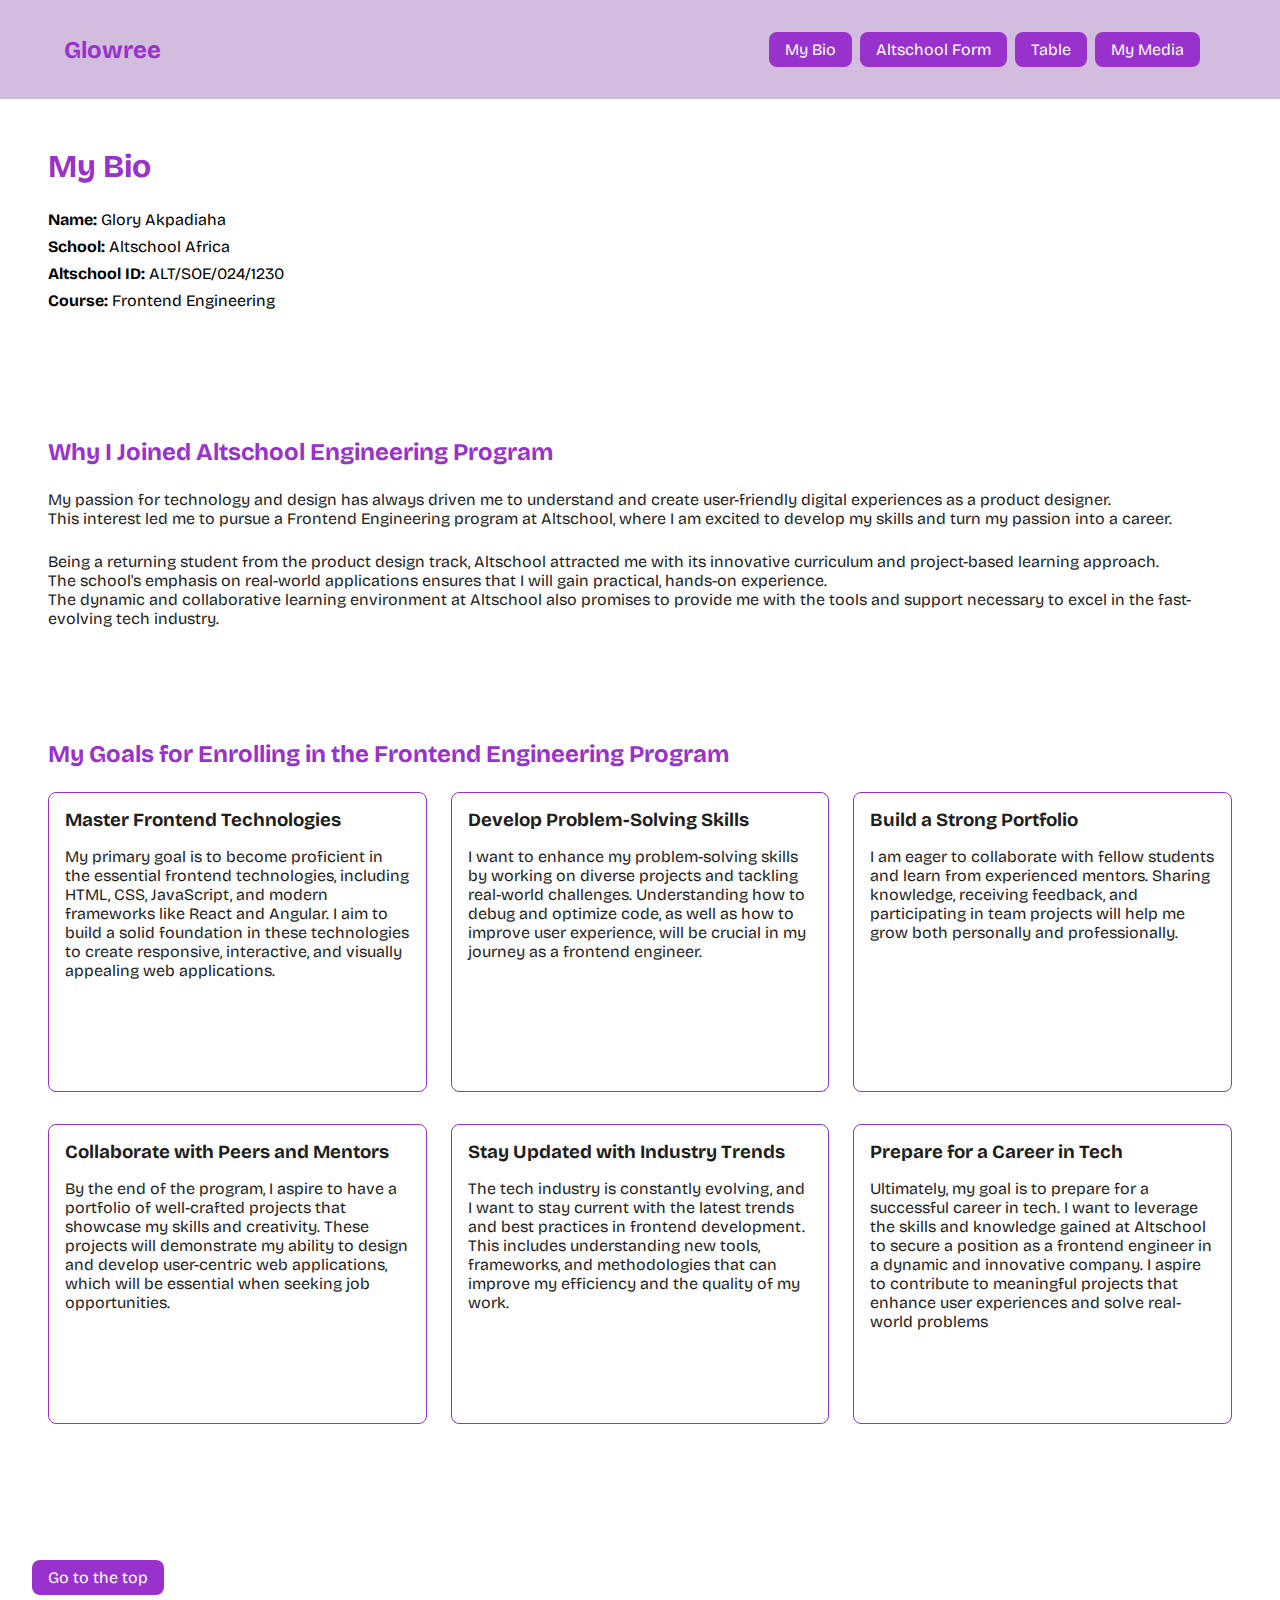
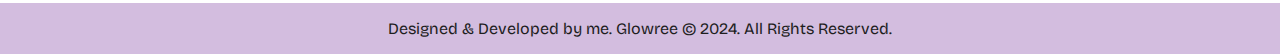
<file: index.html>
<!DOCTYPE html>
<html lang="en">
<head>
    <meta charset="UTF-8">
    <meta name="viewport" content="width=device-width, initial-scale=1.0">
    <title>SHUGACODES</title>
    <link rel="stylesheet" href="./style.css">
</head>
<body>
<header>

    <nav class="nav-header">
        <div class="logo">
            <h2>Glowree</h2>
        </div>

        <div class="links">
            <div class="menu-toggle" id="mobile-menu">
                <span>
                    <svg xmlns="http://www.w3.org/2000/svg" viewBox="0 0 448 512"><!--!Font Awesome Free 6.6.0 by @fontawesome - https://fontawesome.com License - https://fontawesome.com/license/free Copyright 2024 Fonticons, Inc.--><path d="M0 96C0 78.3 14.3 64 32 64l384 0c17.7 0 32 14.3 32 32s-14.3 32-32 32L32 128C14.3 128 0 113.7 0 96zM0 256c0-17.7 14.3-32 32-32l384 0c17.7 0 32 14.3 32 32s-14.3 32-32 32L32 288c-17.7 0-32-14.3-32-32zM448 416c0 17.7-14.3 32-32 32L32 448c-17.7 0-32-14.3-32-32s14.3-32 32-32l384 0c17.7 0 32 14.3 32 32z"/></svg>
                </span>

            </div>

            <ul class="nav-list">
                
                <a href="#bio-section">My Bio</a>
                <a href="./form.html">Altschool Form</a>
                <a href="./table.html">Table</a>
                <a href="./media.html">My Media</a>
            </ul>
        </div>
    </nav>
</header>

    <main>
        <section id="bio-section" class="bio-section">
            <div class="bio">
                <h1>My Bio</h1>
                <p><strong>Name: </strong>Glory Akpadiaha</p>
                <p><strong>School: </strong>Altschool Africa</p>
                <p><strong>Altschool ID: </strong>ALT/SOE/024/1230</p>
                <p><strong>Course: </strong>Frontend Engineering</p>
            </div>

            <div class="description">
                <h2>Why I Joined Altschool Engineering Program</h2>
                <p>My passion for technology and design has always driven me to understand and create user-friendly digital experiences as a product designer. 
                <br>This interest led me to pursue a Frontend Engineering program at Altschool, where I am excited to develop my skills and turn my passion into a career.</p>

                <p>Being a returning student from the product design track, Altschool attracted me with its innovative curriculum and project-based learning approach.
                <br>The school's emphasis on real-world applications ensures that I will gain practical, hands-on experience. 
                <br>The dynamic and collaborative learning environment at Altschool also promises to provide me with the tools and support necessary to excel in the fast-evolving tech industry.</p>
            </div>
        </section>

        
        <section class="goals">
            <h2>My Goals for Enrolling in the Frontend Engineering Program</h2>
            <div class="goals-description">
                <div class="my-goals">
                    <h3>Master Frontend Technologies</h3>
                    <p>My primary goal is to become proficient in the essential frontend technologies, including HTML, CSS, JavaScript, and modern frameworks like React and Angular. I aim to build a solid foundation in these technologies to create responsive, interactive, and visually appealing web applications.</p>
                </div>
    
                <div class="my-goals">
                    <h3>Develop Problem-Solving Skills</h3>
                    <p>I want to enhance my problem-solving skills by working on diverse projects and tackling real-world challenges. Understanding how to debug and optimize code, as well as how to improve user experience, will be crucial in my journey as a frontend engineer.
    
                    </p>
                </div>
    
                <div class="my-goals">
                    <h3>Build a Strong Portfolio</h3>
                    <p> I am eager to collaborate with fellow students and learn from experienced mentors. Sharing knowledge, receiving feedback, and participating in team projects will help me grow both personally and professionally.
                    </p>
                </div>
    
                <div class="my-goals">
                    <h3>Collaborate with Peers and Mentors</h3>
                    <p>By the end of the program, I aspire to have a portfolio of well-crafted projects that showcase my skills and creativity. These projects will demonstrate my ability to design and develop user-centric web applications, which will be essential when seeking job opportunities.
                    </p>
                </div>
    
                <div class="my-goals">
                    <h3>Stay Updated with Industry Trends</h3>
                    <p>The tech industry is constantly evolving, and I want to stay current with the latest trends and best practices in frontend development. This includes understanding new tools, frameworks, and methodologies that can improve my efficiency and the quality of my work.
                    </p>
                </div>
    
                <div class="my-goals">
                    <h3>Prepare for a Career in Tech</h3>
                    <p>Ultimately, my goal is to prepare for a successful career in tech. I want to leverage the skills and knowledge gained at Altschool to secure a position as a frontend engineer in a dynamic and innovative company. I aspire to contribute to meaningful projects that enhance user experiences and solve real-world problems
                    </p>
                </div>
            </div>
        </section>

        <a href="#" class="go-to-top"> Go to the top</a>
    </main>

    <footer>
        <div class="designed-and-developed">
            Designed & Developed by me. Glowree © 2024. All Rights Reserved.
    </div>
    </footer>

    <script src="./script.js"></script>
    
</body>
</html>
</file>
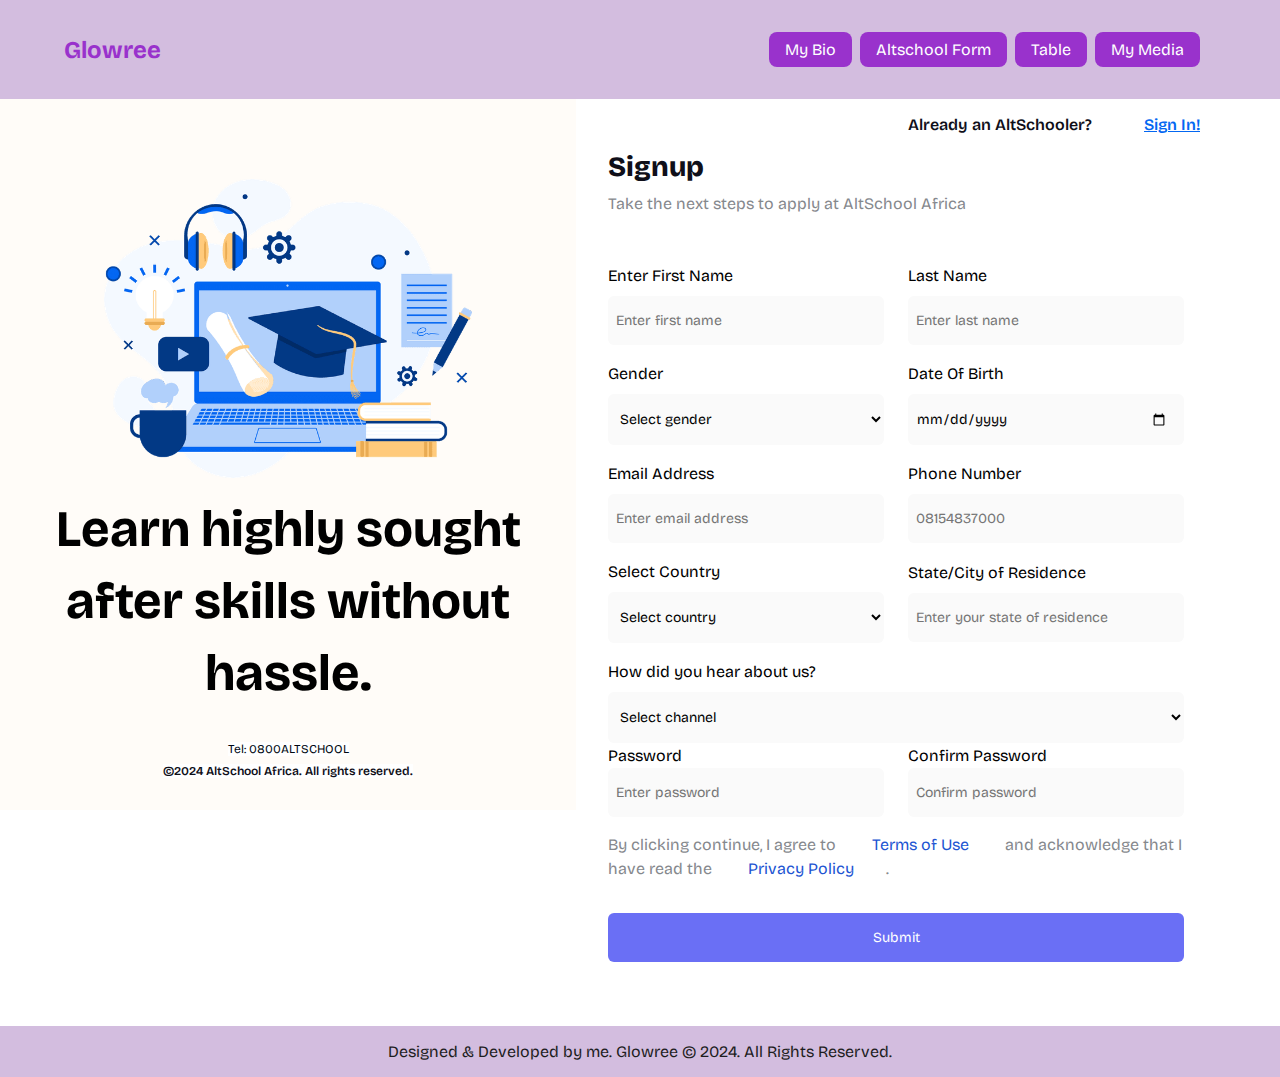
<file: form.html>
<!DOCTYPE html>
<html lang="en">
<head>
    <meta charset="UTF-8">
    <meta name="viewport" content="width=device-width, initial-scale=1.0">
    <title>Form</title>
    <link rel="stylesheet" href="https://cdnjs.cloudflare.com/ajax/libs/font-awesome/6.5.1/css/all.min.css" integrity="sha512-DTOQO9RWCH3ppGqcWaEA1BIZOC6xxalwEsw9c2QQeAIftl+Vegovlnee1c9QX4TctnWMn13TZye+giMm8e2LwA==" crossorigin="anonymous" referrerpolicy="no-referrer" />
    <link rel="stylesheet" href="./style.css">
</head>
<body>

    <header>

        <nav class="nav-header">
            <div class="logo">
                <h2>Glowree</h2>
            </div>
    
            <div class="links">
                <div class="menu-toggle" id="mobile-menu">
                    <span>
                        <svg xmlns="http://www.w3.org/2000/svg" viewBox="0 0 448 512"><!--!Font Awesome Free 6.6.0 by @fontawesome - https://fontawesome.com License - https://fontawesome.com/license/free Copyright 2024 Fonticons, Inc.--><path d="M0 96C0 78.3 14.3 64 32 64l384 0c17.7 0 32 14.3 32 32s-14.3 32-32 32L32 128C14.3 128 0 113.7 0 96zM0 256c0-17.7 14.3-32 32-32l384 0c17.7 0 32 14.3 32 32s-14.3 32-32 32L32 288c-17.7 0-32-14.3-32-32zM448 416c0 17.7-14.3 32-32 32L32 448c-17.7 0-32-14.3-32-32s14.3-32 32-32l384 0c17.7 0 32 14.3 32 32z"/></svg>
                    </span>
    
                </div>
    
                <ul class="nav-list">
                    <a href="./index.html">My Bio</a>
                    <a href="#altschool-form">Altschool Form</a>
                    <a href="./table.html">Table</a>
                    <a href="./media.html">My Media</a>
                </ul>
            </div>
        </nav>

    </header>




<main id="altschool-form" class="altschool-form">
    <div class="left-div">
        <div class="hero-container">
            <img src="../Assets/hero image.png" alt="Hero Image">
        </div>

        <div class="hero-description">
            <h2>Learn highly sought <br> after skills without <br> hassle.</h2>

            <div class="icons-container">
                <i class="fa-brands fa-twitter"></i>
                <i class="fa-brands fa-instagram"></i>
                <i class="fa-brands fa-facebook"></i>
                <i class="fa-brands fa-linkedin-in"></i>
            </div>
        </div>

        <footer>
            <p class="tel">Tel: 0800ALTSCHOOL</p>
            <p class="copyright"> ©2024 AltSchool Africa. All rights reserved.</p>
        </footer>
    </div>

    <div class="right-div">

        <header>
            <p>Already an AltSchooler? <a href="#" class="sign-in-button">Sign In!</a></p>
        </header>
        <div class="sign-up">
            <h2>Signup</h2>
            <p>Take the next steps to apply at AltSchool Africa</p>
        </div>

        <div class="form-container">
            <form action="submit">
                <div class="form-element">
                    <div class="span"> 
                        <div class="span-one">
                            <label for="firstname"> Enter First Name</label>
                            <input type="text" placeholder="Enter first name">
                        </div>

                        <div class="span-two">
                            <label for="last name">Last Name</label>
                            <input type="text" placeholder="Enter last name">
                        </div>
                    </div>

                </div>

                <div class="form-element">
                    <div class="span">                    
                        <div class="span-one">
                            <label for="gender">Gender</label>
                            <select name="gender" id="gender">
                                <option value="gender">Select gender</option>
                                <option value="male">Male</option>
                                <option value="female">Female</option>
                        </select>
                        </div>
                        
                        <div class="span-two">
                            <label for="date of birth">Date Of Birth</label>
                            <input type="date" placeholder="dd/mm/yyyy">
                        </div>
                    </div>
                </div>

                <div class="form-element">
                    <div class="span">                    
                        <div class="span-one">
                            <label for="email">Email Address</label>
                            <input type="email" placeholder="Enter email address">
                        </div>

                        <div class="span-two">
                            <label for="phone number">Phone Number</label>
                            <input type="number" placeholder="08154837000">
                        </div>
                    </div>

                </div>

                <div class="form-element">
                    <div class="span">                    
                        <div class="span-one">
                            <label for="country">Select Country</label>
                            <select name="country" id="country">
                                <option value="country">Select country</option>
                                <option value="male">Nigeria</option>
                                <option value="female">United kingdom</option>
                        </select>
                        </div>

                        <div class="span-two">
                            <label for="residence">State/City of Residence</label>
                            <input type="residence" placeholder="Enter your state of residence">
                        </div>
                    </div>
                </div>

                <div class="form-element">                    <div class="span-three">
                    <label for="about us">How did you hear about us?</label>
                    <select name="about us" id="about us">
                        <option value="channel">Select channel</option>
                        <option value="twitter">Twitter</option>
                        <option value="facebook">Facebook</option>
                        <option value="linkedin">Linkedin</option>
                        <option value="youtube">YouTube</option>
                        <option value="friend">Friend</option>
                        <option value="whatsapp">Whatsapp</option>
                        <option value="instagram">Instagram</option>
                        <option value="billboard">Bill Board</option>
                        <option value="sales officer">Sales Officer</option>
                        <option value="other">Other</option>
                </select>
                </div>
                </div>

                <div class="form-element">
                    <div class="span">                    
                        <div class="input-container">
                            <label for="password">Password</label>
                            <input type="password" placeholder="Enter password">
                            <i class="fa-regular fa-eye-slash"></i>
                        </div>

                        <div class="input-container">
                            <label for="password"> Confirm Password</label>
                            <input type="password" placeholder="Confirm password">
                            <i class="fa-regular fa-eye-slash"></i>
                        </div>
                    </div>
                    
                </div>

                <p>By clicking continue, I agree to <a href="terms" class="terms">Terms of Use</a> and acknowledge that I have read the <a href="privacy" class="privacy">Privacy Policy</a>.
                </p>

                <button>
                    Submit
                    <i class="fa-solid fa-arrow-right"></i>
                </button>

            
                
            </form>
        </div>
    </div>
</main>

<footer>
    <div class="designed-and-developed">
        Designed & Developed by me. Glowree © 2024. All Rights Reserved.
</div>
</footer>


<script src="./script.js"></script>


</body>
</html>
</file>
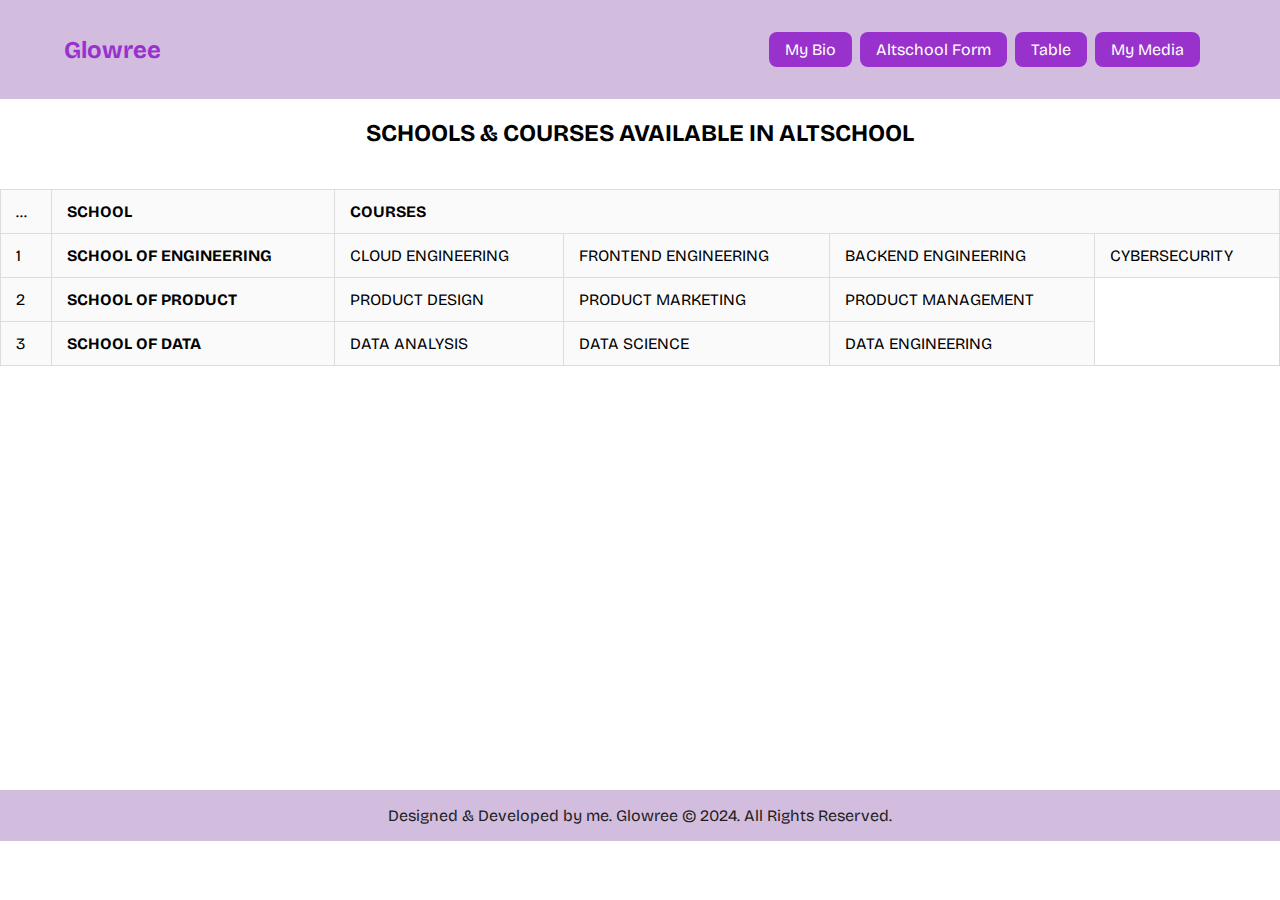
<file: table.html>
<!DOCTYPE html>
<html lang="en">
<head>
    <meta charset="UTF-8">
    <meta name="viewport" content="width=device-width, initial-scale=1.0">
    <title>Document</title>
    <link rel="stylesheet" href="./style.css">
</head>
<body>

    <header>

        <nav class="nav-header">
            <div class="logo">
                <h2>Glowree</h2>
            </div>
    
            <div class="links">
                <div class="menu-toggle" id="mobile-menu">
                    <span>
                        <svg xmlns="http://www.w3.org/2000/svg" viewBox="0 0 448 512"><!--!Font Awesome Free 6.6.0 by @fontawesome - https://fontawesome.com License - https://fontawesome.com/license/free Copyright 2024 Fonticons, Inc.--><path d="M0 96C0 78.3 14.3 64 32 64l384 0c17.7 0 32 14.3 32 32s-14.3 32-32 32L32 128C14.3 128 0 113.7 0 96zM0 256c0-17.7 14.3-32 32-32l384 0c17.7 0 32 14.3 32 32s-14.3 32-32 32L32 288c-17.7 0-32-14.3-32-32zM448 416c0 17.7-14.3 32-32 32L32 448c-17.7 0-32-14.3-32-32s14.3-32 32-32l384 0c17.7 0 32 14.3 32 32z"/></svg>
                    </span>
    
                </div>
    
                <ul class="nav-list">
                    <a href="./index.html">My Bio</a>
                    <a href="./form.html">Altschool Form</a>
                    <a href="#table">Table</a>
                    <a href="./media.html">My Media</a>
                </ul>
            </div>
        </nav>
    </header>

    <main class="table-main">
        <table id="table">
            <caption>
                <h2>SCHOOLS & COURSES AVAILABLE IN ALTSCHOOL</h2>
            </caption>
            <thead>
            <tr>
                <td>...</td>
                <th scope="col">SCHOOL</th>
                <th scope="col" colspan="4">COURSES</th>
            </tr>
            </thead>
            <tbody>
            <tr>
                <td>1</td>
                <th scope="row">SCHOOL OF ENGINEERING</th>
                <td>CLOUD ENGINEERING</td>
                <td>FRONTEND ENGINEERING</td>
                <td>BACKEND ENGINEERING</td>
                <td>CYBERSECURITY</td>
            </tr>
            <tr>
                <td>2</td>
                <th scope="row">SCHOOL OF PRODUCT</th>
                <td>PRODUCT DESIGN</td>
                <td>PRODUCT MARKETING</td>
                <td>PRODUCT MANAGEMENT</td>
            </tr>
            <tr>
                <td>3</td>
                <th scope="row">SCHOOL OF DATA</th>
                <td>DATA ANALYSIS</td>
                <td>DATA SCIENCE</td>
                <td>DATA ENGINEERING</td>
            </tr>
            </tbody>
        </table>
    </main>

    <footer>
        <div class="designed-and-developed">
            Designed & Developed by me. Glowree © 2024. All Rights Reserved.
    </div>
    </footer>

    <script src="./script.js"></script>
</body>
</html>
</file>
<file: style.css>
@import url('https://fonts.googleapis.com/css2?family=Bricolage+Grotesque:opsz,wght@12..96,300&family=Inter:wght@300&display=swap');


*{
    margin: 0;
    padding: 0;
    box-sizing: border-box;
    font-family: 'Bricolage Grotesque', sans-serif;
}

body{
    width : 100%;
    height: auto;
    margin: 0 auto;
    background-color: #fff;
    display: flex;
    flex-direction: column;
    justify-content: center;
    align-items: center;
}

header{
    width: 100%;
    height: auto;
}


nav{
    width: 100%;
    display: flex;
    flex-direction: row;
    justify-content: space-between;
    align-items: center;
    padding: 1rem 4rem;
    color: #9932cc;
    background-color: #d3bddf;
}

.nav-list{
    width: 100%;
    flex-direction: row;
    align-items: end;
    padding: 1rem;
    column-gap: 0.5rem;
}

a{
    font-size: 1rem;
    font-weight: 400;
    text-decoration: none;
    color: #fff;
    background-color: #9932cc;
    text-decoration: none;
    padding: 0.5rem 1rem;
    border-radius: 0.5rem;
    border: none;
    outline: none;
}

a:hover{
    background-color: #630191;
}
main{
    margin-block-end: 1rem;
}

main a{
    font-size: 1rem;
    font-weight: 400;
    text-decoration: none;
    color: #fff;
    background-color: #9932cc;
    text-decoration: none;
    padding: 0.5rem 1rem;
    border-radius: 0.5rem;
    border: none;
    outline: none;
    margin: 2rem;

}

main a:hover{
    background-color: #630191;
}

.bio{
    width: 35%;
    height: auto;
    display: flex;
    flex-direction: column;
    justify-content: start;
    align-items: start;
    background-color: #fff;
    padding: 3rem;
    row-gap: 0.5rem;
    border-radius: 0.5rem;
    /* border: 1px solid #9932cc; */
    margin-block-end: 2rem;
}

.bio h1{
    margin-block-end: 1rem;
    color: #9932cc;
}

.description{
    width: 100%;
    height: auto;
    display: flex;
    flex-direction: column;
    justify-content: start;
    align-items: start;
    padding: 3rem;
    row-gap: 0.5rem;
    border-radius: 0.5rem;
    /* margin-block-end: 2rem;
    margin-inline-start: 2rem; */
}

.description h2{
    margin-bottom: 1rem;
    color: #9932cc;
}

.description p{
    margin-bottom: 1rem;
    color: #1e1e1e;
}

.goals{
    width: 100%;
    height: auto;
    display: flex;
    flex-direction: column;
    justify-content: start;
    align-items: start;
    margin-block-end: 2rem;
    row-gap: 0.5rem;
    padding: 3rem;
}

.goals-description{
    width: 100%;
    height: auto;
    display: flex;
    flex-direction: row;
    justify-content: space-between;
    align-items: center;
    flex-wrap: wrap;
    margin-block-end: 2rem;
}

.goals h2{
    margin-bottom: 1rem;
    color: #9932cc;
}

.goals h3{
    margin-block-end: 1rem;
    color: #1e1e1e;
}

.goals p{
    margin-block-end: 1rem;
    color: #1e1e1e
}

.my-goals{
    width: 32%;
    height: 300px;
    display: flex;
    flex-direction: column;
    justify-content: start;
    align-items: start;
    padding: 1rem;
    column-gap: 0.5rem;
    border-radius: 0.5rem;
    border: 1px solid #9932cc;
    margin-block-end: 2rem;
    background-color: #fff;
}


.nav-list {
    display: flex;
    list-style: none;
}

.menu-toggle {
    display: none;
    cursor: pointer;
}



.designed-and-developed{
    width: 100%;
    height: auto;
    display: flex;
    flex-direction: row;
    justify-content: center;
    align-items: center;
    background-color:#d3bddf;
    color: #1e1e1e;
    padding: 1rem;
}



@media screen and (max-width:1024px){
    nav{
        width: 100%;
        display: flex;
        flex-direction: row;
        justify-content: space-between;
        align-items: center;
        padding: 1rem 2rem;
        color: #9932cc;
        background-color: #d3bddf;
    }

    body{
        width :100%;
        height: auto;
    }
    .description{
        width: 100%;
        height: auto;
        display: flex;
        flex-direction: column;
        justify-content: start;
        align-items: start;
        padding: 3rem;
        row-gap: 0.5rem;
    }


    .goals-description{
        width: 100%;
        height: auto;
    }

    .my-goals{
        width: 100%;
        height: auto;
    }

    .bio{
        width: 100%;
        height: auto;
    }

}

/* Tablet styles */
@media screen and (max-width:768px){
    nav{
        width: 100%;
        display: flex;
        flex-direction: row;
        justify-content: space-between;
        align-items: center;
        padding: 1rem 2rem;
        color: #9932cc;
        background-color: #d3bddf;
    }

    body{
        width :100%;
        height: auto;
    }

    .description{
        width: 90%;
        height: auto;
        display: flex;
        flex-direction: column;
        justify-content: start;
        align-items: start;
        padding: 1rem;
        row-gap: 0.5rem;
        border-radius: 0.5rem;
        margin: 0 auto;
        border: 1px solid #9932cc;
    }

    .goals-description{
        width: 100%;
        height: auto;
        padding: 1rem;
    }

    .my-goals{
        width: 100%;
        height: auto;
    }

    .bio{
        width: 100%;
        height: auto;
    }

}
/* Mobile styles */
@media screen and (max-width:430px){
    .nav-header{
        width: 100%;
        height: auto;
        display: flex;
        flex-direction: row;
        justify-content: end;
        align-items: start;
        color: #9932cc;
        background-color: transparent;
        position: absolute;
        top: 0;
        right: 0;
        /* margin: 1rem; */
        border-radius: 0.5rem;
    }

    .logo{
        display: flex;
        align-items: start;
    }

    body{
        width :100%;
        height: auto;
        position: relative;
    }

    
    .nav-list{
        display: none;
        width: 100%;
        flex-direction: column;
        justify-content: start;
        align-items: end;
        row-gap: 0.5rem;
        background-color: transparent;
        margin-top: 3rem;
    } 

    .menu-toggle {
        display: flex;
        justify-content: end;
        align-items: end;
        width: 90%;
        background-color: transparen;
        /* z-index: 10001; */
        
    }

    .menu-toggle svg{
        width: 24px;
        height: 24px;
        color: #fff;
    }

    .menu-toggle.active + .nav-list {
        display: flex;
        
    }

    .bio-section{
        margin-top: 6rem;
    }

    .description{
        width: 85%;
        height: auto;
        display: flex;
        flex-direction: column;
        justify-content: start;
        align-items: start;
        padding: 1rem;
        row-gap: 0.5rem;
        border-radius: 0.5rem;
        margin-block-end: 2rem;
        margin: 0 auto;
        border: 1px solid #9932cc;
    }

    .goals-description{
        width: 100%;
        height: auto;
    }

    .my-goals{
        width: 100%;
        height: auto;
    }

    .bio{
        width: 100%;
        height: auto;
    }

}





/* Styling for form */
.sign-in-button{
    font-size: 1rem;
    font-weight: 600;
    text-decoration: underline;
    outline: none;
    border: none;
    background-color: transparent;
    color: #0367f2;
    font-size: 16px;
    font-weight: 600;
}

.sign-in-button:hover{
    background-color: #fff;
}

header p{
    color: #0f0f19;
    font-size: 16px;
    font-weight: 600;
}

.altschool-form{
    width: 100%;
    height: auto;
    display: flex;
    flex-direction: row;
    justify-content: start;
    align-items: start;
    background-color: #fff; 
    column-gap: 2rem;
    margin-bottom: 2rem;

}

.left-div{
    width: 45%;
    height: auto;
    display: flex;
    flex-direction: column;
    justify-content: center;
    align-items: center;
    background-color: #fffcf8;
    column-gap: 1rem;
    padding-bottom: 2rem;
    padding-top: 5rem;
    position: relative;

}

.hero-container{
    width: 80%;
    height: auto;
    margin-bottom: 1rem;
    display: flex;
    flex-direction: column;
    justify-content: center;
    align-items: center;
}

.hero-container h2{
    font-size: 51px;
    line-height: 72px;
    text-align: justify;


}


.hero-container img{
    width: 80%;
    height: auto;
}

.hero-description{
    width: 100%;
    height: auto;
    display: flex;
    flex-direction: column;
    justify-content: center;
    align-items: center;

}

.hero-description h2{
    font-size: 51px;
    line-height: 72px;
    text-align: center;

}

.icons-container{
    width: 100%;
    height: auto;
    display: flex;
    flex-direction: row;
    justify-content: center;
    align-items: center;
    column-gap: 1rem;
    padding: 1rem;

}

.fa-brands{
    color: #0367f2;
    display: flex;
    align-items: center;
}

footer{
    width: 100%;
    height: auto;
    display: flex;
    flex-direction: column;
    justify-content: center;
    align-items: center;
    row-gap: 0.5rem;
    background-color: #fffcf8;

}

.tel{
    font-size: 12px;
    color: #000812 ;
    background-color: #fff;
}

.copyright{
    font-size: 12px;
    font-weight: 600;
    color: #0f0f19 ;
    background-color: #fff;
}

.right-div{
    width: 50%;
    height: auto;
    display: flex;
    flex-direction: column;
    justify-content: start;
    align-items: start;
    row-gap: 1rem;
    margin-block-end: 2rem;
    margin-block-start: 1rem;
}

.right-div header{
    display: flex;
    flex-direction: row;
    justify-content: end;
    align-items: end;
}

.sign-up{
    width: 100%;
    height: auto;
    display: flex;
    flex-direction: column;
    justify-content: start;
    align-items: start;
}

.sign-up h2{
    color: #0f0f19;
    font-weight: 800;
    font-size: 28px;
    margin-bottom: 10px;

}

.sign-up p{
    color: #85888d;
    font-weight: 400;
    margin-bottom: 26px ;
}
.form-container{
    width: 90%;
    height: auto;
}

.form-element{
    width: 100%;
    height: auto;
    column-gap: 24px;
    
}

.span{
    display: flex;
    flex-direction: row;
    justify-content: space-between;
    align-items: center;
    margin-bottom: 0.5rem;
    
}

.span-one, .span-two{
    width: 48%;
    height: auto;
    display: flex;
    flex-direction: column;
    justify-content: start;
    align-items: start;
}

.span-three{
    width: 100%;
    height: auto;
    display: flex;
    flex-direction: column;
    justify-content: start;
    align-items: start;
}

input, select{
    width: 100%;
    padding: 1rem 1rem 1rem 0.5rem;
    font-size: 14px;
    background-color: #fafafa;
    border-radius: 6px;
    outline: none;
    border: none;
}

input:hover{
    border: 1px solid #0367f2;
}

select:hover{
    border: 1px solid #0367f2;
}

label{
    font-size: 16px;
    line-height: 25px;
    padding: 0.5rem 0.5rem 0.5rem 0;
}


.input-container{
    position: relative;
    width: 48%;

}

.input-container i {
    position: absolute;
    left: 220px;
    top: 70%;
    transform: translateY(-50%);
    color: #888;
}

.input-container input {
    width: 100%;
    padding: 1rem 1rem 1rem 0.5rem;
    border: none;
    border-radius: 6px;
    font-size: 14px;
    outline: none;
    background-color: #fafafa;
}

.input-container input:hover {
    outline: none;
    border: 1px solid #0367f2;
}

.form-container p{
    margin-bottom: 2rem;
    margin-top: 1rem;
    font-size: 16px;
    color: #85888d;

}

.form-container p a{
    background-color: #fff;
    color: #2054d2;
    font-size: 16px;
}

button{
    width: 100%;
    height: auto;
    outline: none;
    border: none;
    background-color: #6a6ff5;
    color: #fff;
    border-radius: 6px;
    font-size: 14px;
    padding: 1rem;
    gap: 1rem;

}

.form-container {
    line-height: 24px;
    font-size: 1rem;
}

.form-container p a{
    background-color: transparent;
    padding: 0;
    outline: none;
    border: none;

}


@media screen and (max-width:1024px){
    nav{
        width: 100%;
        display: flex;
        flex-direction: row;
        justify-content: space-between;
        align-items: center;
        padding: 1rem 2rem;
        color: #9932cc;
        background-color: #d3bddf;
    }
    .left-div{
        width: 45%;
        height: auto;
    
    }
    
    
    .hero-container img{
        width: 100%;
        height: auto;
    }
    
    .hero-description{
        width: 100%;
        height: auto;
        display: flex;
        flex-direction: column;
        justify-content: center;
        align-items: center;
    
    }
    
    .hero-description h2{
        font-size: 24px;
        line-height: 32px;
    
    }


    .right-div{
        width: 50%;
        height: auto;
        display: flex;
        flex-direction: column;
        justify-content: center;
        align-items: center;
    }

    .input-container{
        position: relative;
        width: 100%;
    
    }

    .input-container i {
        display: none;
        position: absolute;
        left: 300px;
        top: 70%;
        transform: translateY(-50%);
        color: #888;
    }
}

/* Tablet styles */
@media screen and (max-width:768px){
    nav{
        width: 100%;
        display: flex;
        flex-direction: row;
        justify-content: space-between;
        align-items: center;
        padding: 1rem 2rem;
        color: #9932cc;
        background-color: #d3bddf;
    }
    .left-div{
        display: none;
    
    }


    .right-div{
        width: 100%;
        height: auto;
        display: flex;
        flex-direction: column;
        justify-content: center;
        align-items: center;
    }

    .input-container{
        position: relative;
        width: 100%;
    
    }

    .input-container i {
        display: none;
        position: absolute;
        left: 300px;
        top: 70%;
        transform: translateY(-50%);
        color: #888;
    }
    
.span{
    display: flex;
    flex-direction: column;
    justify-content: start;
    align-items: center;
    margin-block-end: 1rem;
    
}

.span-one, .span-two{
    width: 100%;
    height: auto;
}

.span-three{
    width: 100%;
    height: auto;
    margin-block-end: 1rem;
}
}

/* Mobile styles */
@media screen and (max-width:430px){

    .nav-header{
        width: 100%;
        height: auto;
        display: flex;
        flex-direction: row;
        justify-content: end;
        align-items: start;
        color: #9932cc;
        background-color: transparent;
        position: absolute;
        top: 0;
        right: 0;
        border-radius: 0.5rem;
    }

    .logo{
        display: none;
        align-items: start;
    }

    body{
        width :100%;
        height: auto;
        position: relative;
    }

    
    .nav-list{
        display: none;
        width: 100%;
        flex-direction: column;
        justify-content: start;
        align-items: start;
        row-gap: 0.5rem;
        background-color: #d3bddf;
        border-radius: 0.5rem;
    } 

    .menu-toggle {
        display: flex;
        justify-content: end;
        align-items: end;
        width: 90%;
        background-color: transparent;
        /* z-index: 10001; */
        
    }

    .menu-toggle svg{
        width: 24px;
        height: 24px;
        color: #fff;
    }


    .left-div{
        display: none;
    
    }


    .right-div{
        margin-top: 2rem;
        padding: 1rem;
        width: 100%;
        height: auto;
    }

    header p{
        background-color: transparent;
    }

    .input-container{
        position: relative;
        width: 100%;
    
    }

    .input-container i {
        display: none;
        position: absolute;
        left: 300px;
        top: 70%;
        transform: translateY(-50%);
        color: #888;
    }

    
.span{
    display: flex;
    flex-direction: column;
    justify-content: start;
    align-items: center;
    margin-block-end: 1rem;
    
}

.span-one, .span-two{
    width: 100%;
    height: auto;
}

.span-three{
    width: 100%;
    height: auto;
    margin-block-end: 1rem;
}
}




/* styling for table */

.table-main{
    width: 100%;
    height: 75vh;
}
table {
    border: 1px solid #d7d7d7;
    border-collapse: collapse;
    background-color: #fff;
    padding: 1rem 1.5rem;
    margin: 6.5rem auto;
    border-radius: 0.5rem;

}
caption {
    margin-bottom: 2rem;

}
th, td {
    border: 1px solid #d7d7d7;
    padding: 1rem 1.5rem;
    background-color: #fafafa;
}


#table {
    width: 100%;
    border-collapse: collapse;
    margin: 20px 0;
    font-size: 1rem;
    text-align: left;
}

#table caption h2 {
    font-size: 1.5rem;
    margin-bottom: 10px;
}

#table th, #table td {
    padding: 12px 15px;
    border: 1px solid #ddd;
}


@media screen and (max-width:1024px){
    nav{
        width: 100%;
        display: flex;
        flex-direction: row;
        justify-content: space-between;
        align-items: center;
        padding: 1rem 2rem;
        color: #9932cc;
        background-color: #d3bddf;
    }

    #table {
        width: 100%;
        display: flex;
        flex-direction: column;
        justify-content: center;
        align-items: center;
        white-space: wrap;
    }
    

    #table thead, #table tbody, #table th, #table td, #table tr {
        display: block;
        width: 100%;
        margin-block-end: 0.2rem;
    }

    #table tr {
        margin-bottom: 10px;
    }

    #table th, #table td {
        text-align: left;
    }

    #table th::before, #table td::before {
        white-space: nowrap;
        font-weight: bold;
    }

    #table td::before {
        content: attr(data-label);
    }

    #table th {
        text-align: left;
    }

}


@media screen and (max-width:768px){
    nav{
        width: 100%;
        display: flex;
        flex-direction: row;
        justify-content: space-between;
        align-items: center;
        padding: 1rem 2rem;
        color: #9932cc;
        background-color: transparent;
    }

    #table {
        width: 100%;
        display: flex;
        flex-direction: column;
        justify-content: center;
        align-items: center;
        white-space: wrap;
    }
    

    #table thead, #table tbody, #table th, #table td, #table tr {
        display: block;
        width: 100%;
        margin-block-end: 0.2rem;
    }

    #table tr {
        margin-block-end: 2rem;
    }


}

@media screen and (max-width:430px){

    #table {
        width: 100%;
        display: flex;
        flex-direction: column;
        justify-content: center;
        align-items: center;
        white-space: wrap;
        margin-top: 3rem;
    }
    

    #table thead, #table tbody, #table th, #table td, #table tr {
        display: block;
        width: 100%;
        margin-block-end: 0.2rem;
    }

    #table tr {
        margin-block-end: 2rem;
    }

    .nav-header{
        width: 100%;
        height: auto;
        display: flex;
        flex-direction: row;
        justify-content: end;
        align-items: start;
        color: #9932cc;
        background-color: transparent;
        position: absolute;
        top: 0;
        right: 0;
        border-radius: 0.5rem;
    }

    .logo{
        display: none;
        align-items: start;
    }

    body{
        width :100%;
        height: auto;
        position: relative;
    }

    
    .nav-list{
        display: none;
        width: 100%;
        flex-direction: column;
        justify-content: start;
        align-items: start;
        row-gap: 0.5rem;
        background-color: #d3bddf;
        border-radius: 0.5rem;
    } 

    .menu-toggle {
        display: flex;
        justify-content: end;
        align-items: end;
        width: 90%;
        background-color: transparent;
        /* z-index: 10001; */
        
    }

    .menu-toggle svg{
        width: 24px;
        height: 24px;
        color: #fff;
    }



}


/* styling for media */
.media{
    width: 100%;
    height: auto;
    display: flex;
    flex-direction: column;
    justify-content: center;
    align-items: center;
    background-color: #fff;
    padding: 1rem;
    column-gap: 1rem;
    border-radius: 0.5rem;
    margin-bottom: 2rem;
}

.favourite-picture, .favourite-book, .favourite-quote, .favorite-song{
    margin-top: 2rem;
}

.favourite-picture, .favourite-book, .favourite-quote, .favorite-song h3{
    color: #9932cc;
}

picture{
    width: 100%;
    height: auto;
}

iframe{
    margin-top: 0.5rem;
}

picture img{
    width: 600px;
    height: 650px;
    margin-top: 0.5rem;
}

.song{
    width: 50%;
    height: auto;
    margin-block-start: 2rem;
}

.song h3{
    color: #9932cc;
}

audio{
    width: 100%;
}


@media screen and (max-width:1024px){
    nav{
        width: 100%;
        display: flex;
        flex-direction: row;
        justify-content: space-between;
        align-items: center;
        padding: 1rem 2rem;
        color: #9932cc;
        background-color: #d3bddf;
    }

    picture{
        width: 100%;
        height: auto;
    }
    
    iframe{
        margin-top: 0.5rem;
        width: 700px;
        height: 650px;
    }
    
    picture img{
        width: 700px;
        height: 780px;
        margin-top: 0.5rem;
    }

    
.song{
    width: 80%;
    height: auto;
}
}

/* Tablet styles */
@media screen and (max-width:768px){
    nav{
        width: 100%;
        display: flex;
        flex-direction: row;
        justify-content: space-between;
        align-items: center;
        padding: 1rem 2rem;
        color: #9932cc;
        background-color: #d3bddf;
    }

    picture{
        width: 100%;
        height: auto;
    }
    
    iframe{
        margin-top: 0.5rem;
        width: 700px;
        height: 650px;
    }
    
    picture img{
        width: 700px;
        height: 780px;
        margin-top: 0.5rem;
    }

    
.song{
    width: 100%;
    height: auto;
}
}

/* Mobile styles */
@media screen and (max-width:430px){

    .nav-header{
        width: 100%;
        height: auto;
        display: flex;
        flex-direction: row;
        justify-content: end;
        align-items: start;
        color: #9932cc;
        background-color: transparent;
        position: absolute;
        top: 0;
        right: 0;
        border-radius: 0.5rem;
    }
    
    body{
        width : 100%;
        height: auto;
        background-color: #fff;
        display: flex;
        flex-direction: column;
        justify-content: center;
        align-items: center;
        border-radius: 1rem;
        margin: 0 auto;
    }
    .media{
        width: 100%;
        height: auto;
        display: flex;
        flex-direction: column;
        justify-content: center;
        align-items: center;
        background-color: #fff;
        padding: 1rem;
        row-gap: 1rem;
        margin-block-end: 2rem;
        margin-block-start: 3rem;
    }

    picture{
        width: 100%;
        height: auto;
    }
    
    iframe{
        margin-top: 0.5rem;
        width: 370px;
        height: 300px;
    }
    
    picture img{
        width: 300px;
        height: 380px;
        margin-top: 0.5rem;
    }

    
.song{
    width: 90%;
    height: auto;
}


}
</file>
